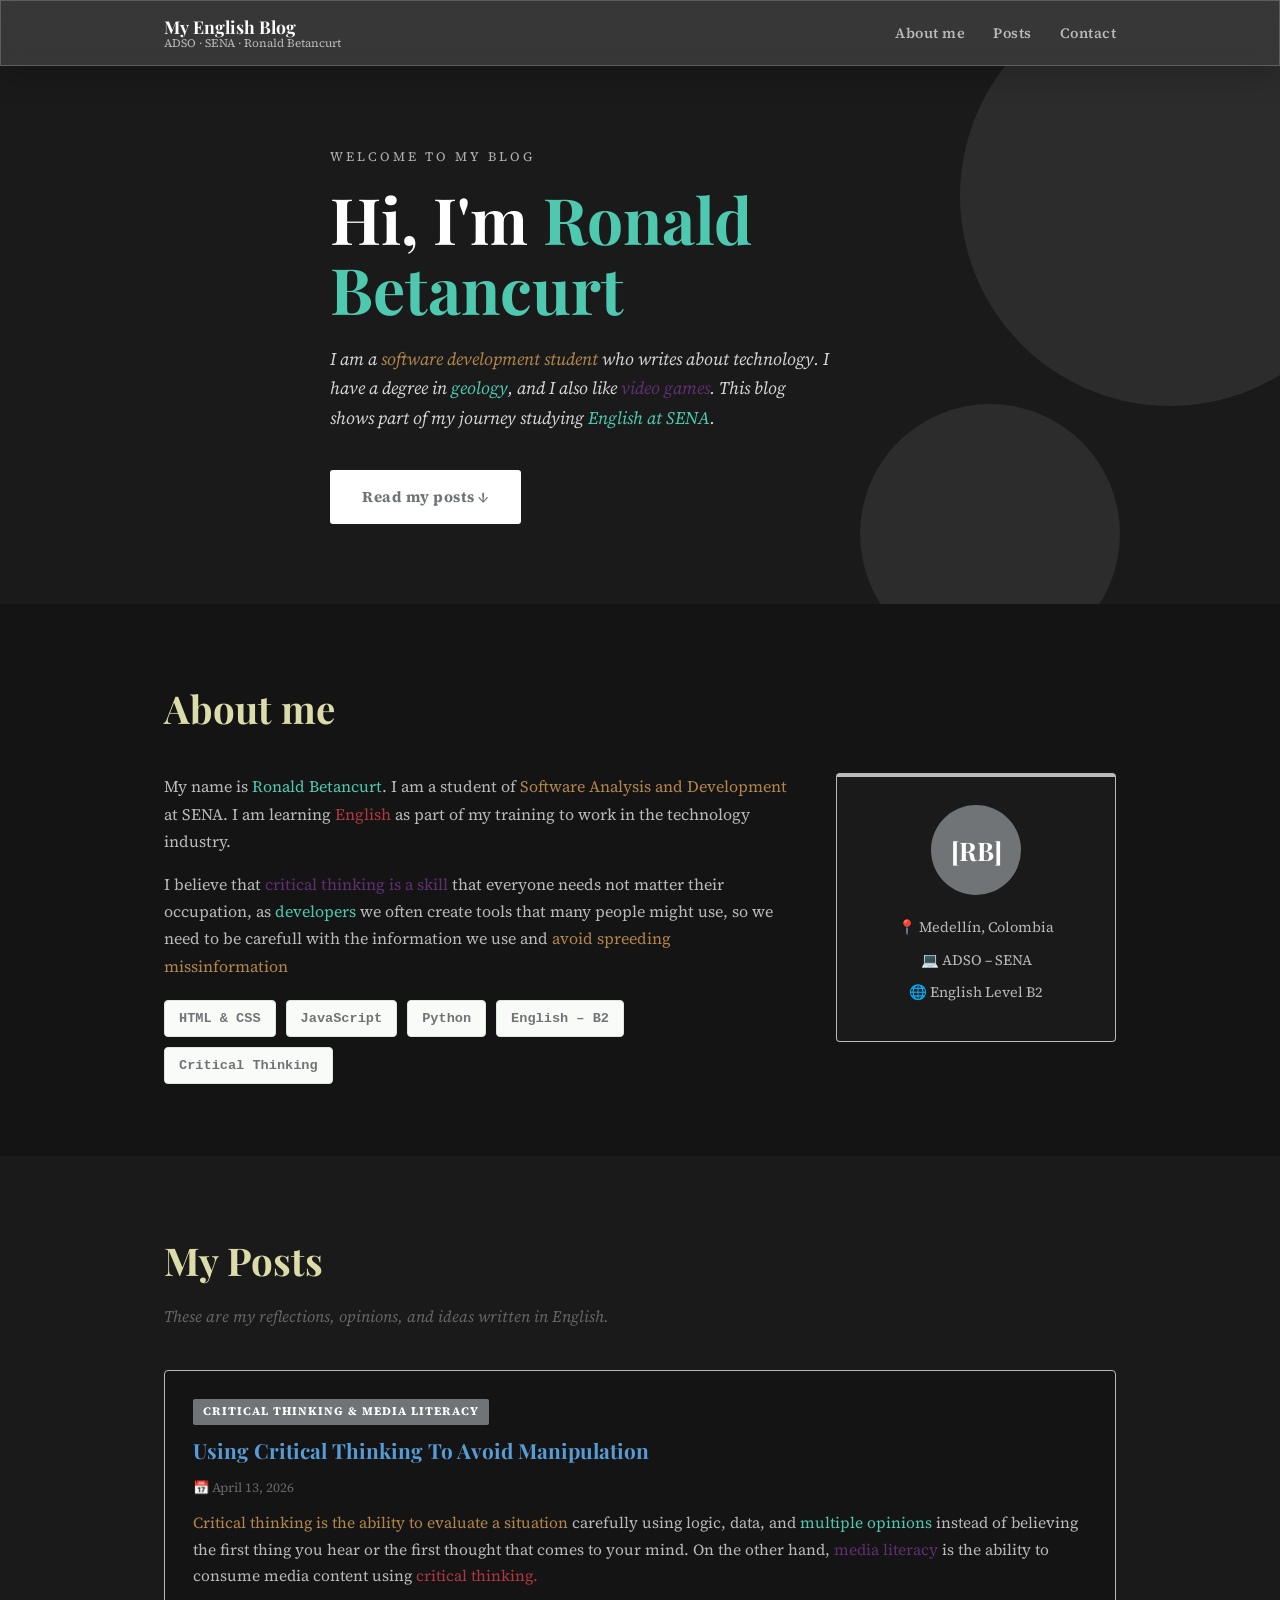
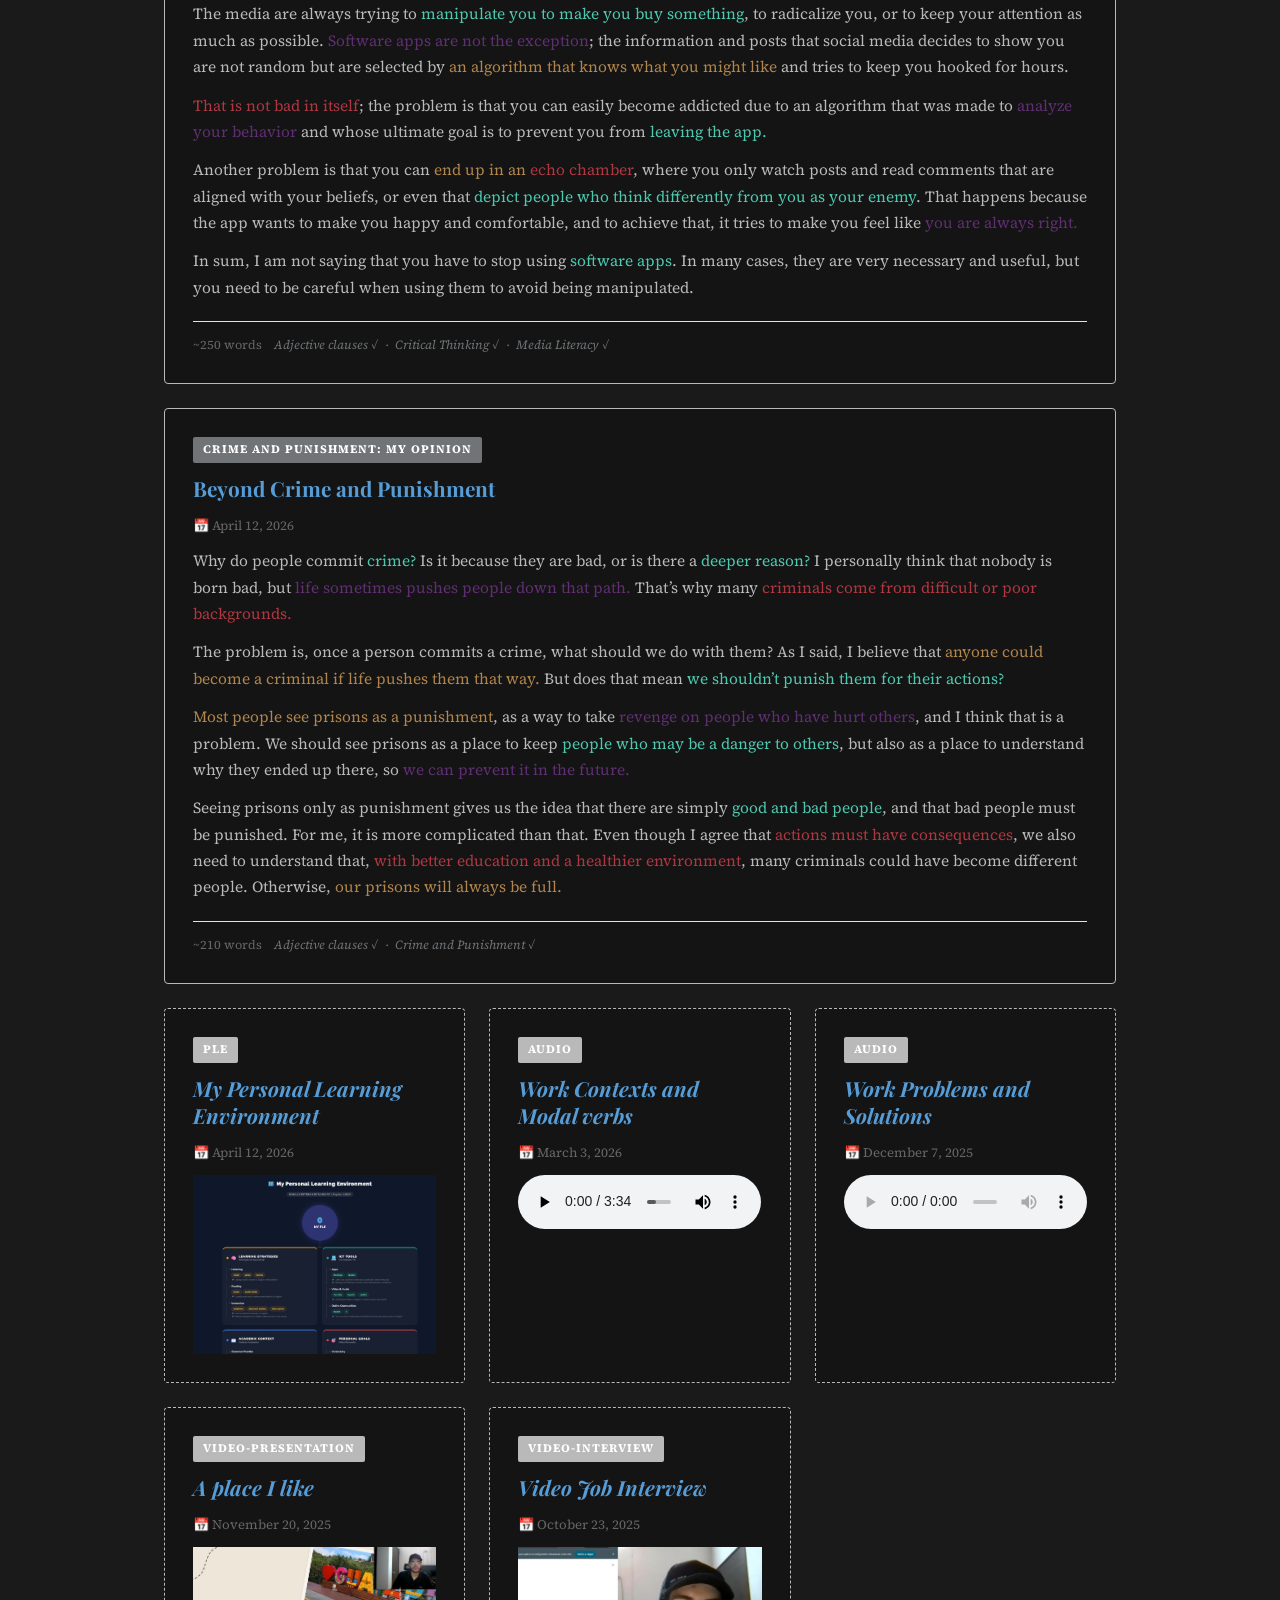
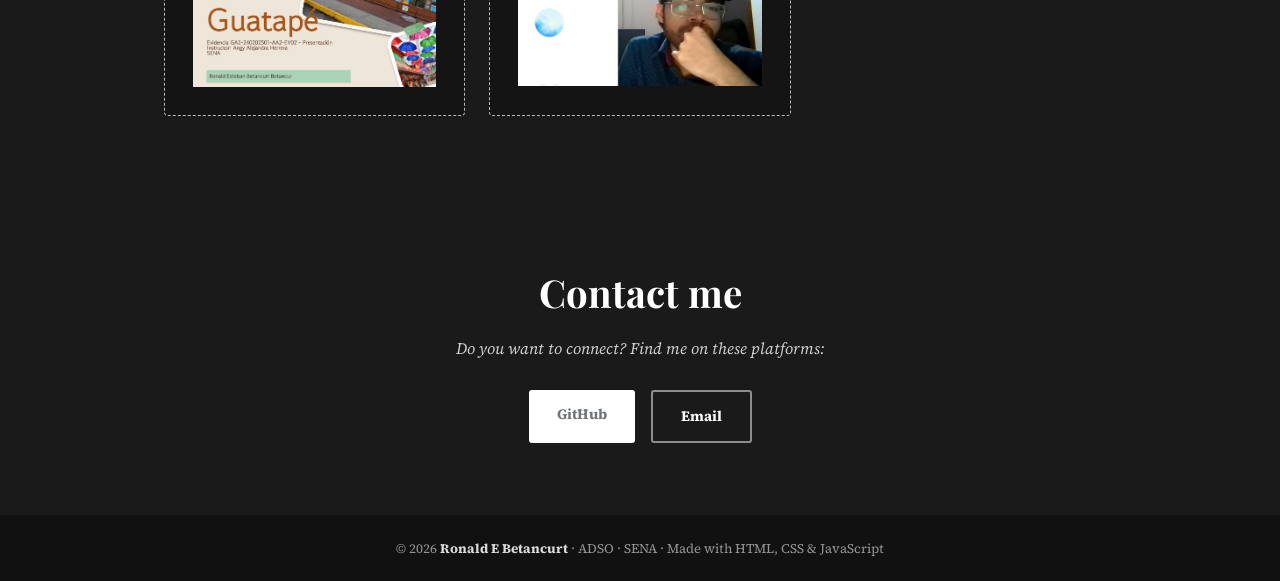
<file: index.html>
<!DOCTYPE html>
<html lang="en">
<head>
  <meta charset="UTF-8" />
  <meta name="viewport" content="width=device-width, initial-scale=1.0" />
  <!-- ✏️ CAMBIA: Pon tu nombre aquí -->
  <title>My English Blog – Ronald Betancurt</title>
  <link rel="stylesheet" href="style.css" />
  <link href="https://fonts.googleapis.com/css2?family=Playfair+Display:wght@700;900&family=Source+Serif+4:ital,wght@0,300;0,400;1,300&display=swap" rel="stylesheet" />
</head>
<body>

  <!-- HEADER -->
  <header class="site-header">
    <div class="header-inner">
      <div class="brand">
        <span class="brand-name">My English Blog</span>
        <span class="brand-sub">ADSO · SENA · Ronald Betancurt</span>
      </div>
      <nav class="nav" id="nav">
        <a href="#about">About me</a>
        <a href="#posts">Posts</a>
        <a href="#contact">Contact</a>
      </nav>
      <button class="hamburger" id="hamburger" aria-label="Open menu">
        <span></span><span></span><span></span>
      </button>
    </div>
  </header>

  <!-- HERO -->
  <section class="hero">
    <div class="hero-content">
      <p class="hero-label">Welcome to my blog</p>
      <h1 class="hero-title">Hi, I'm <span class="texto-resaltado">Ronald Betancurt</span></h1>
      <p class="hero-text">I am a <span class="texto-resaltado-2">software development student </span>who writes about technology. 
        I have a degree in <span class="texto-resaltado">geology</span>, and I also like <span class="texto-resaltado-4">video games</span>. This blog shows part of my 
        journey studying <span class="texto-resaltado">English at SENA</span>.</p>
      <a href="#posts" class="btn-primary">Read my posts ↓</a>
    </div>
    <div class="hero-deco" aria-hidden="true">
      <div class="deco-circle c1"></div>
      <div class="deco-circle c2"></div>
    </div>
  </section>

  <!-- ABOUT ME -->
  <section class="about section-pad" id="about">
    <div class="container">
      <h2 class="section-title">About me</h2>
      <div class="about-grid">
        <div class="about-text">
          <p>My name is <span class="texto-resaltado">Ronald Betancurt</span>. I am a student of <span class="texto-resaltado-2">Software Analysis and Development</span> 
             at SENA. I am learning <span class="texto-resaltado-3">English</span> as part of my training to work in the technology industry.</p>
          <p>I believe that <span class="texto-resaltado-4">critical thinking is a skill</span> that everyone needs not matter their occupation, as <span class="texto-resaltado">developers</span> we often create
             tools that many people might use, so we need to be carefull with the information we use and <span class="texto-resaltado-2">avoid spreeding missinformation</span> 
          </p>
          <ul class="skill-list">
            <li>HTML &amp; CSS</li>
            <li>JavaScript</li>
            <li>Python</li>
            <li>English – B2</li>
            <li>Critical Thinking</li>
          </ul>
        </div>
        <div class="about-card">
          <div class="avatar-placeholder"><span>[RB]</span></div>
          <p class="card-info">📍 Medellín, Colombia</p>
          <p class="card-info">💻 ADSO – SENA</p>
          <p class="card-info">🌐 English Level B2</p>
        </div>
      </div>
    </div>
  </section>

  <!-- POSTS -->
  <section class="posts section-pad" id="posts">
    <div class="container">
      <h2 class="section-title">My Posts</h2>
      <p class="section-sub">These are my reflections, opinions, and ideas written in English.</p>

      <div class="posts-grid">

        <article class="post-card featured">
          <div class="post-tag">Critical Thinking &amp; Media Literacy</div>
          <h3 class="post-title">Using Critical Thinking To Avoid Manipulation</h3>
          <p class="post-date">📅 April 13, 2026</p>
          <div class="post-body">
            <p><span class="texto-resaltado-2">Critical thinking is the ability to evaluate a situation</span> carefully using logic, data, and <span class="texto-resaltado">multiple opinions</span> instead of believing the first thing you hear or the first thought that comes to your mind. On the other hand, <span class="texto-resaltado-4">media literacy</span> is the ability to consume media content using <span class="texto-resaltado-3">critical thinking.</span></p>
            <p>The media are always trying to <span class="texto-resaltado">manipulate you to make you buy something</span>, to radicalize you, or to keep your attention as much as possible. <span class="texto-resaltado-4">Software apps are not the exception</span>; the information and posts that social media decides to show you are not random but are selected by <span class="texto-resaltado-2">an algorithm that knows what you might like</span> and tries to keep you hooked for hours.</p>
            <p> <span class="texto-resaltado-3">That is not bad in itself</span>; the problem is that you can easily become addicted due to an algorithm that was made to <span class="texto-resaltado-4">analyze your behavior</span> and whose ultimate goal is to prevent you from <span class="texto-resaltado">leaving the app.</span></p>
            <p>Another problem is that you can <span class="texto-resaltado-2">end up in an </span> <span class="texto-resaltado-3">echo chamber</span>, where you only watch posts and read comments that are aligned with your beliefs, or even that <span class="texto-resaltado">depict people who think differently from you as your enemy</span>. That happens because the app wants to make you happy and comfortable, and to achieve that, it tries to make you feel like <span class="texto-resaltado-4">you are always right.</span></p>
            <p>In sum, I am not saying that you have to stop using <span class="texto-resaltado">software apps</span>. In many cases, they are very necessary and useful, but you need to be careful when using them to avoid being <span class="texto-resaltado-">manipulated.</span></p>
          </div>
          <div class="post-footer">
            <span class="post-words">~250 words</span>
            <span class="post-grammar">Adjective clauses ✓ &nbsp;·&nbsp; Critical Thinking ✓ &nbsp;·&nbsp; Media Literacy ✓</span>
          </div>
        </article>

        <article class="post-card featured">
          <div class="post-tag">Crime and Punishment: My Opinion</div>
          <h3 class="post-title">Beyond Crime and Punishment</h3>
          <p class="post-date">📅 April 12, 2026</p>
          <div class="post-body">
            <p>Why do people commit <span class="texto-resaltado">crime?</span> Is it because they are bad, or is there a <span class="texto-resaltado">deeper reason?</span> I personally think that nobody is born bad, but <span class="texto-resaltado-4">life sometimes pushes people down that path.</span> That’s why many <span class="texto-resaltado-3">criminals come from difficult or poor backgrounds.</span></p>
            <p>The problem is, once a person commits a crime, what should we do with them? As I said, I believe that <span class="texto-resaltado-2">anyone could become a criminal if life pushes them that way.</span> But does that mean <span class="texto-resaltado">we shouldn’t punish them for their actions?</span></p>
            <p><span class="texto-resaltado-2">Most people see prisons as a punishment</span>, as a way to take <span class="texto-resaltado-4">revenge on people who have hurt others</span>, and I think that is a problem. We should see prisons as a place to keep <span class="texto-resaltado">people who may be a danger to others</span>, but also as a place to understand why they ended up there, so <span class="texto-resaltado-4">we can prevent it in the future.</span></p>
            <p>Seeing prisons only as punishment gives us the idea that there are simply <span class="texto-resaltado">good and bad people</span>, and that bad people must be punished. For me, it is more complicated than that. Even though I agree that <span class="texto-resaltado-3">actions must have consequences</span>, we also need to understand that, <span class="texto-resaltado-3">with better education and a healthier environment</span>, many criminals could have become different people. Otherwise, <span class="texto-resaltado-2">our prisons will always be full.</span></p>
          </div>
          <div class="post-footer">
            <span class="post-words">~210 words</span>
            <span class="post-grammar">Adjective clauses ✓ &nbsp;·&nbsp; Crime and Punishment ✓</span>
          </div>
        </article>

        <article class="post-card template">
          <div class="post-tag todo">PLE</div>
          <h3 class="post-title post-placeholder">My Personal Learning Environment</h3>
          <p class="post-date">📅 April 12, 2026</p>
          <div class="post-body">
            <a href="pages/ple-page.html"><img src="img/thumbnail_ple.jpg" alt="Thumbnail PLE Personal Learning Environment"></a>
          </div>
        </article>

        <article class="post-card template">
          <div class="post-tag todo">Audio</div>
          <h3 class="post-title post-placeholder">Work Contexts and Modal verbs</h3>
          <p class="post-date">📅 March 3, 2026</p>
          <div class="post-body">
            <audio class="audio" controls>
             <source src="audio/audio-job-context.mp3" type="audio/mpeg">
              Tu navegador no soporta el elemento de audio.
            </audio>
          </div>
        </article>

        <article class="post-card template">
          <div class="post-tag todo">Audio</div>
          <h3 class="post-title post-placeholder">Work Problems and Solutions</h3>
          <p class="post-date">📅 December 7, 2025</p>
          <div class="post-body">
            <audio class="audio" controls>
             <source src="audio/audio-work-problemas.mp4" type="audio/mpeg">
              Tu navegador no soporta el elemento de audio.
            </audio>
          </div>
        </article>

        <article class="post-card template">
          <div class="post-tag todo">Video-Presentation</div>
          <h3 class="post-title post-placeholder">A place I like</h3>
          <p class="post-date">📅 November 20, 2025</p>
          <div class="post-body">
            <a href="https://youtu.be/yPObshqoBQM"><img src="img/thumbnail_video_guatape.jpg" alt="Thumbnail video about a place"></a>
          </div>
        </article>

        <article class="post-card template">
          <div class="post-tag todo">Video-Interview</div>
          <h3 class="post-title post-placeholder">Video Job Interview</h3>
          <p class="post-date">📅 October 23, 2025</p>
          <div class="post-body">
            <a href="https://youtu.be/SehrKSvgoqM "><img src="img/thumbnail_video_interview.jpg" alt="Thumbnail video job Interview"></a>
          </div>
        </article>

      </div><!-- /posts-grid -->
    </div>
  </section>

  <!-- CONTACT -->
  <section class="contact section-pad" id="contact">
    <div class="container contact-inner">
      <h2 class="section-title light">Contact me</h2>
      <p class="contact-text">Do you want to connect? Find me on these platforms:</p>
      <div class="contact-links">
        <a href="https://github.com/betancurronald2026" target="_blank" class="contact-btn">GitHub</a>
        <!-- ✏️ CAMBIA: Tu correo -->
        <a href="mailto:rebetancurt@soy.sena.edu.co" class="contact-btn outline">Email</a>
      </div>
    </div>
  </section>

  <!-- FOOTER -->
  <footer class="site-footer">
    <p>© 2026 <strong>Ronald E Betancurt</strong> · ADSO · SENA · Made with HTML, CSS &amp; JavaScript</p>
  </footer>

  <script src="script.js"></script>
</body>
</html>
</file>
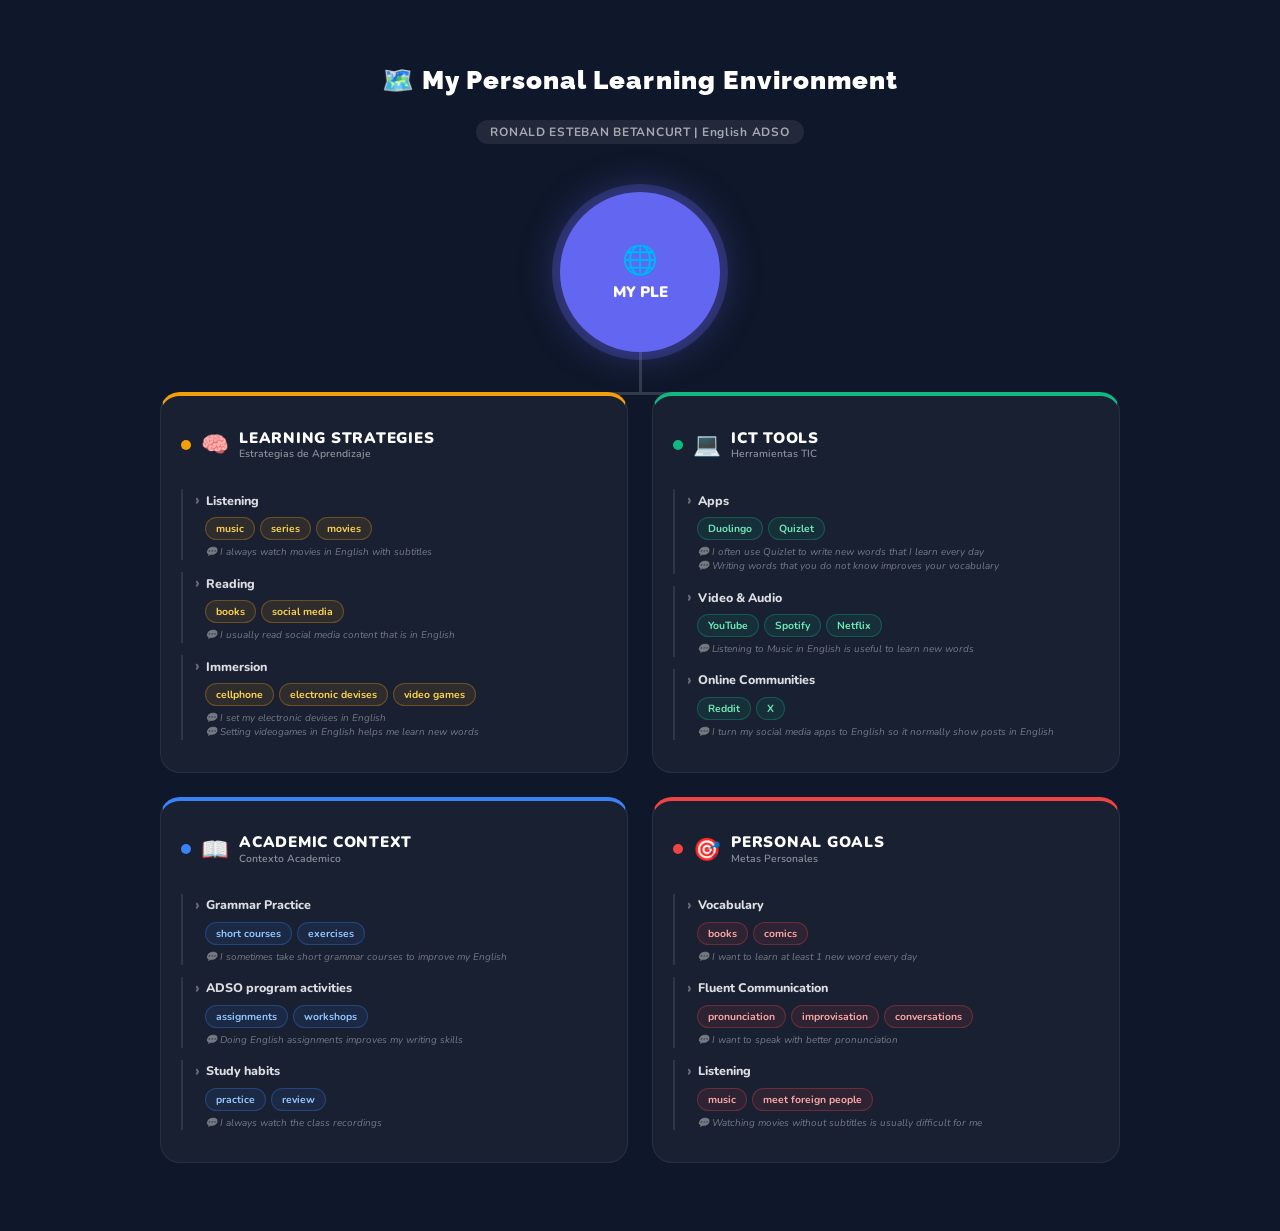
<file: pages/ple-page.html>
<!DOCTYPE html>
<html lang="en">
<head>
  <meta charset="UTF-8" />
  <meta name="viewport" content="width=device-width, initial-scale=1.0"/>
  <title>PLE Ronald B.</title>
  <link href="https://fonts.googleapis.com/css2?family=Nunito:wght@400;600;700;800;900&family=Raleway:wght@800;900&display=swap" rel="stylesheet"/>

  <style>

    /* ============================================================
       🎨 ZONA 1 — COLORES
       ¡CÁMBIA ESTOS COLORES A LOS QUE MÁS TE GUSTEN!
       Puedes buscar colores en: https://coolors.co
    ============================================================ */

    :root {
      --color-fondo:        #0f172a;   /* 🖤 fondo de la página        */
      --color-centro:       #6366f1;   /* 🟣 nodo central              */
      --color-texto-centro: #ffffff;   /* ⚪ texto del nodo central     */

      /* — Rama 1: Learning Strategies — */
      --rama1-color:        #f59e0b;   /* 🟡 color de la rama 1        */
      --rama1-texto:        #1a1a1a;   /* texto sobre la rama 1        */

      /* — Rama 2: ICT Tools — */
      --rama2-color:        #10b981;   /* 🟢 color de la rama 2        */
      --rama2-texto:        #ffffff;

      /* — Rama 3: Work Context — */
      --rama3-color:        #3b82f6;   /* 🔵 color de la rama 3        */
      --rama3-texto:        #ffffff;

      /* — Rama 4: Personal Goals — */
      --rama4-color:        #ef4444;   /* 🔴 color de la rama 4        */
      --rama4-texto:        #ffffff;

      --linea-color:        rgba(255,255,255,0.15); /* color de las líneas */
      --fuente:             'Nunito', sans-serif;
    }

    /* ============================================================
       ⚙️ ESTILOS BASE — No necesitas cambiar esto
    ============================================================ */
    * { margin: 400; padding: 0; box-sizing: border-box; }

    body {
      background: var(--color-fondo);
      font-family: var(--fuente);
      min-height: 100vh;
      padding: 40px 20px 60px;
    }

    /* — Encabezado — */
    .page-header {
      text-align: center;
      margin-bottom: 48px;
    }
    .page-header h1 {
      font-family: 'Raleway', sans-serif;
      font-size: 1.6rem;
      font-weight: 900;
      color: #fff;
      letter-spacing: .04em;
    }

    /* ============================================================
       ✏️ ZONA 2 — TU NOMBRE Y TÍTULO
       Cambia esto en el HTML de abajo (busca los comentarios ✏️)
    ============================================================ */

    .author-tag {
      display: inline-block;
      margin-top: 8px;
      background: rgba(255,255,255,.08);
      color: rgba(255,255,255,.6);
      font-size: .75rem;
      font-weight: 700;
      padding: 4px 14px;
      border-radius: 20px;
      letter-spacing: .06em;
    }

    /* ============================================================
       🗺️ MAPA MENTAL — Contenedor principal
    ============================================================ */
    .mapa {
      display: flex;
      flex-direction: column;
      align-items: center;
      gap: 0;
    }

    /* — Nodo Central — */
    .nodo-central {
      background: var(--color-centro);
      color: var(--color-texto-centro);
      border-radius: 50%;
      width: 160px;
      height: 160px;
      display: flex;
      flex-direction: column;
      align-items: center;
      justify-content: center;
      text-align: center;
      font-weight: 900;
      font-size: .95rem;
      line-height: 1.3;
      box-shadow: 0 0 0 8px rgba(99,102,241,.25), 0 0 40px rgba(99,102,241,.4);
      z-index: 10;
      position: relative;
      animation: cambiar-color 5s linear infinite;
      animation-direction: alternate;
    }

    @keyframes cambiar-color {
        from {
          background: var(--color-centro);
        }

        to {
          background: var(--color-fondo);
        }
      }

    .nodo-central .emoji { 
      font-size: 1.8rem; 
      margin-bottom: 4px; 
      animation-duration: 5s;
      animation-name: girar;
      animation-iteration-count: infinite;
    }

     @keyframes girar {
        from {
          transform: rotateY(0deg)
        }

        to {
          transform: rotateY(360deg);
        }
      }

    /* — Línea vertical central — */
    .linea-v {
      width: 3px;
      height: 40px;
      background: var(--linea-color);
      margin: 0 auto;
    }

    /* — Grid de ramas — */
    .ramas-grid {
      display: grid;
      grid-template-columns: 1fr 1fr;
      gap: 24px;
      width: 100%;
      max-width: 960px;
      position: relative;
    }

    /* Línea horizontal que conecta el centro con las ramas */
    .ramas-grid::before {
      content: '';
      position: absolute;
      top: 0; left: 25%; right: 25%;
      height: 3px;
      background: var(--linea-color);
    }

    /* ============================================================
       🌿 RAMA — estructura base
       Cada rama tiene: título → subramas → hojas
    ============================================================ */
    .rama {
      background: rgba(255,255,255,.04);
      border-radius: 20px;
      padding: 20px;
      border: 1px solid rgba(255,255,255,.07);
      position: relative;
    }

    /* Colorea el borde superior según la rama */
    .rama-1 { border-top: 4px solid var(--rama1-color); }
    .rama-2 { border-top: 4px solid var(--rama2-color); }
    .rama-3 { border-top: 4px solid var(--rama3-color); }
    .rama-4 { border-top: 4px solid var(--rama4-color); }

    /* — Título de la rama (Nivel 2) — */
    .rama-titulo {
      display: flex;
      align-items: center;
      gap: 10px;
      margin-bottom: 16px;
    }
    .rama-titulo .icono {
      font-size: 1.4rem;
    }
    .rama-titulo h2 {
      font-size: .95rem;
      font-weight: 900;
      color: #fff;
      text-transform: uppercase;
      letter-spacing: .05em;
      line-height: 1.2;
    }
    .rama-titulo h2 span {
      display: block;
      font-size: .65rem;
      font-weight: 600;
      opacity: .5;
      text-transform: none;
      letter-spacing: 0;
      margin-top: 1px;
    }

    /* Badge de color en el título */
    .rama-badge {
      width: 10px; height: 10px;
      border-radius: 50%;
      flex-shrink: 0;
    }
    .rama-1 .rama-badge { background: var(--rama1-color); }
    .rama-2 .rama-badge { background: var(--rama2-color); }
    .rama-3 .rama-badge { background: var(--rama3-color); }
    .rama-4 .rama-badge { background: var(--rama4-color); }

    /* — Subramas (Nivel 3) — */
    .subrama {
      margin-bottom: 12px;
      padding-left: 12px;
      border-left: 2px solid rgba(255,255,255,.1);
    }
    .subrama-titulo {
      font-size: .78rem;
      font-weight: 800;
      color: rgba(255,255,255,.85);
      margin-bottom: 6px;
      display: flex;
      align-items: center;
      gap: 6px;
    }
    .subrama-titulo::before {
      content: '›';
      font-size: 1rem;
      opacity: .4;
    }

    /* — Nivel 4: Detalles — */
    .detalles {
      display: flex;
      flex-wrap: wrap;
      gap: 5px;
      margin-bottom: 6px;
      padding-left: 10px;
    }
    .detalle {
      background: rgba(255,255,255,.07);
      color: rgba(255,255,255,.7);
      font-size: .65rem;
      font-weight: 700;
      padding: 3px 10px;
      border-radius: 20px;
      border: 1px solid rgba(255,255,255,.08);
    }

    /* — Nivel 5: Ejemplo personal — */
    .ejemplo {
      font-size: .62rem;
      font-style: italic;
      color: rgba(255,255,255,.4);
      padding-left: 10px;
      line-height: 1.4;
    }
    .ejemplo::before { content: '💬 '; }

    /* — Colores de detalle por rama — */
    .rama-1 .detalle { border-color: rgba(245,158,11,.3); color: #fcd34d; background: rgba(245,158,11,.1); }
    .rama-2 .detalle { border-color: rgba(16,185,129,.3); color: #6ee7b7; background: rgba(16,185,129,.1); }
    .rama-3 .detalle { border-color: rgba(59,130,246,.3); color: #93c5fd; background: rgba(59,130,246,.1); }
    .rama-4 .detalle { border-color: rgba(239,68,68,.3);  color: #fca5a5; background: rgba(239,68,68,.1); }

    /* ============================================================
       📌 LEYENDA DE NIVELES
    ============================================================ */
    .leyenda {
      margin-top: 40px;
      background: rgba(255,255,255,.04);
      border: 1px solid rgba(255,255,255,.07);
      border-radius: 16px;
      padding: 20px 28px;
      max-width: 700px;
      margin-left: auto;
      margin-right: auto;
    }
    .leyenda h3 {
      font-size: .7rem;
      font-weight: 900;
      color: rgba(255,255,255,.4);
      text-transform: uppercase;
      letter-spacing: .1em;
      margin-bottom: 14px;
    }
    .leyenda-items {
      display: flex;
      flex-wrap: wrap;
      gap: 10px;
    }
    .leyenda-item {
      display: flex;
      align-items: center;
      gap: 8px;
      font-size: .7rem;
      color: rgba(255,255,255,.6);
      font-weight: 700;
    }
    .leyenda-num {
      width: 22px; height: 22px;
      border-radius: 50%;
      background: rgba(255,255,255,.1);
      color: #fff;
      font-size: .65rem;
      font-weight: 900;
      display: flex;
      align-items: center;
      justify-content: center;
      flex-shrink: 0;
    }

    /* ============================================================
       📱 RESPONSIVE
    ============================================================ */
    @media (max-width: 640px) {
      .ramas-grid { grid-template-columns: 1fr; }
    }

  </style>
</head>
<body>

  <div class="page-header" >
    <h1>🗺️ My Personal Learning Environment</h1>
    <div class="author-tag">RONALD ESTEBAN BETANCURT | English ADSO</div>
  </div>


  <div class="mapa">

    <div class="nodo-central">
      <div class="emoji">🌐</div>
      MY PLE
    </div>

    <div class="linea-v"></div>

    <!-- ============================================================
      NIVELES 2–5 — LAS 4 RAMAS
      Estructura de cada rama:
        Nivel 2 → Título de la rama
        Nivel 3 → Subrama (tema dentro de la rama)
        Nivel 4 → Detalles (etiquetas pequeñas)
        Nivel 5 → Ejemplo personal (frase en inglés)
    ============================================================ -->
    <div class="ramas-grid">


      <!-- ====================================================
        🟡 RAMA 1 — LEARNING STRATEGIES
        ✏️ Cambia los textos, agrega o quita subramas
      ==================================================== -->
      <div class="rama rama-1">
        <div class="rama-titulo">
          <div class="rama-badge"></div>
          <div class="icono">🧠</div>
          <h2>
            Learning Strategies
            <span>Estrategias de Aprendizaje</span>
          </h2>
        </div>

        <!-- Subrama 1.1 -->
        <div class="subrama">
          <div class="subrama-titulo">Listening</div>
          <div class="detalles">
            <!-- ✏️ Cambia estas etiquetas (Nivel 4) -->
            <span class="detalle">music</span>
            <span class="detalle">series</span>
            <span class="detalle">movies</span>
          </div>
          <!-- ✏️ Escribe tu ejemplo personal (Nivel 5) -->
          <div class="ejemplo">I always watch movies in English with subtitles</div>
        </div>

        <!-- Subrama 1.2 -->
        <div class="subrama">
          <div class="subrama-titulo">Reading</div>
          <div class="detalles">
            <span class="detalle">books</span>
            <span class="detalle">social media</span>
          </div>
          <div class="ejemplo">I usually read social media content that is in English</div>
          
        </div>

        <!-- Subrama 1.3 -->
        <div class="subrama">
          <div class="subrama-titulo">Immersion</div>
          <div class="detalles">
            <span class="detalle">cellphone</span>
            <span class="detalle">electronic devises</span>
            <span class="detalle">video games</span>
          </div>
          <div class="ejemplo">I set my electronic devises in English</div>
          <div class="ejemplo">Setting videogames in English helps me learn new words</div>
        </div>

      </div><!-- /rama-1 -->


      <!-- ====================================================
        🟢 RAMA 2 — ICT TOOLS
        ✏️ Cambia los textos, agrega o quita subramas
      ==================================================== -->
      <div class="rama rama-2">
        <div class="rama-titulo">
          <div class="rama-badge"></div>
          <div class="icono">💻</div>
          <h2>
            ICT Tools
            <span>Herramientas TIC</span>
          </h2>
        </div>

        <!-- Subrama 2.1 -->
        <div class="subrama">
          <div class="subrama-titulo">Apps</div>
          <div class="detalles">
            <span class="detalle">Duolingo</span>
            <span class="detalle">Quizlet</span>
          </div>
          <div class="ejemplo">I often use Quizlet to write new words that I learn every day</div>
          <div class="ejemplo">Writing words that you do not know improves your vocabulary</div>
        </div>

        <!-- Subrama 2.2 -->
        <div class="subrama">
          <div class="subrama-titulo">Video & Audio</div>
          <div class="detalles">
            <span class="detalle">YouTube</span>
            <span class="detalle">Spotify</span>
            <span class="detalle">Netflix</span>
          </div>
          <div class="ejemplo">Listening to Music in English is useful to learn new words</div>
        </div>

        <!-- Subrama 2.3 -->
        <div class="subrama">
          <div class="subrama-titulo">Online Communities</div>
          <div class="detalles">
            <span class="detalle">Reddit</span>
            <span class="detalle">X</span>
          </div>
          <div class="ejemplo">I turn my social media apps to English so it normally show posts in English</div>
        </div>

      </div><!-- /rama-2 -->


      <!-- ====================================================
        🔵 RAMA 3 — Academic context
        ✏️ Cambia los textos, agrega o quita subramas
      ==================================================== -->
      <div class="rama rama-3">
        <div class="rama-titulo">
          <div class="rama-badge"></div>
          <div class="icono">📖</div>
          <h2>
            Academic Context
            <span>Contexto Academico</span>
          </h2>
        </div>

        <!-- Subrama 3.1 -->
        <div class="subrama">
          <div class="subrama-titulo">Grammar Practice </div>
          <div class="detalles">
            <span class="detalle">short courses</span>
            <span class="detalle">exercises</span>
          </div>
          <div class="ejemplo">I sometimes take short grammar courses to improve my English</div>
        </div>

        <!-- Subrama 3.2 -->
        <div class="subrama">
          <div class="subrama-titulo">ADSO program activities</div>
          <div class="detalles">
            <span class="detalle">assignments</span>
            <span class="detalle">workshops</span>
          </div>
          <div class="ejemplo">Doing English assignments improves my writing skills</div>
        </div>

        <!-- Subrama 3.3 -->
        <div class="subrama">
          <div class="subrama-titulo">Study habits</div>
          <div class="detalles">
            <span class="detalle">practice</span>
            <span class="detalle">review</span>
          </div>
          <div class="ejemplo">I always watch the class recordings</div>
        </div>

      </div><!-- /rama-3 -->


      <!-- ====================================================
        🔴 RAMA 4 — PERSONAL GOALS
        ✏️ Cambia los textos, agrega o quita subramas
      ==================================================== -->
      <div class="rama rama-4">
        <div class="rama-titulo">
          <div class="rama-badge"></div>
          <div class="icono">🎯</div>
          <h2>
            Personal Goals
            <span>Metas Personales</span>
          </h2>
        </div>

        <!-- Subrama 4.1 -->
        <div class="subrama">
          <div class="subrama-titulo">Vocabulary </div>
          <div class="detalles">
            <span class="detalle">books</span>
            <span class="detalle">comics</span>
          </div>
          <div class="ejemplo">I want to learn at least 1 new word every day</div>
        </div>

        <!-- Subrama 4.2 -->
        <div class="subrama">
          <div class="subrama-titulo">Fluent Communication </div>
          <div class="detalles">
            <span class="detalle">pronunciation</span>
            <span class="detalle">improvisation</span>
            <span class="detalle">conversations</span>
          </div>
          <div class="ejemplo">I want to speak with better pronunciation</div>
        </div>

        <!-- Subrama 4.3 -->
        <div class="subrama">
          <div class="subrama-titulo">Listening</div>
          <div class="detalles">
            <span class="detalle">music</span>
            <span class="detalle">meet foreign people</span>
          </div>
          <div class="ejemplo">Watching movies without subtitles is usually difficult for me</div>
        </div>

      </div><!-- /rama-4 -->


    </div><!-- /ramas-grid -->


    <!-- ============================================================
      📌 LEYENDA — Explica los 5 niveles del mapa
      (No necesitas cambiar esto)
    ============================================================ 
    <div class="leyenda">
      <h3>📌 Structure of this Mind Map — 5 Levels of Bifurcation</h3>
      <div class="leyenda-items">
        <div class="leyenda-item">
          <div class="leyenda-num">1</div>
          Central node: MY PLE
        </div>
        <div class="leyenda-item">
          <div class="leyenda-num">2</div>
          Main branches (4 categories)
        </div>
        <div class="leyenda-item">
          <div class="leyenda-num">3</div>
          Sub-topics per branch
        </div>
        <div class="leyenda-item">
          <div class="leyenda-num">4</div>
          Detail tags (tools / actions)
        </div>
        <div class="leyenda-item">
          <div class="leyenda-num">5</div>
          Personal example in English 💬
        </div>
      </div>
    </div>


  </div>-->

</body>
</html>
</file>
<file: style.css>
:root {
  --primary:    #707477;   
  --accent:     #1a7fb9;   
  --dark:       #111;
  --light:      #f9fbf9;
  --white:      #ffffff;
  --muted:      #666;
  --border:     #dce8dc;
  --card-bg:    #ffffff;
  --template-bg:#f0f7f0;
  --fondo-claro:  #1a1a1a;
  --fondo:  #141414;
  --gris-claro: #b9b9b9;
  --glass: rgba(255, 255, 255, 0.15);
  --vscode-bg: #1e1e1e;
  --texto-plano: #d4d4d4;        
  --titulo-2: #569cd6;   
  --titulos: #dcdcaa;   
  --resaltar: #b1854b;   
  --vscode: #4ec9b0;
  --resaltar2:#af3741; 
  --resaltar3:#5f2f72;

  --font-display: 'Playfair Display', Georgia, serif;
  --font-body:    'Source Serif 4', Georgia, serif;
}

/* ── RESET ──────────────────────────────────────────── */
*, *::before, *::after { box-sizing: border-box; margin: 0; padding: 0; }

html { scroll-behavior:smooth }

body {
  font-family: var(--font-body);
  background:  var(--fondo);
  color: var(--light);
  line-height: 1.7;
  font-size: 16px;
}

.texto-resaltado {
    color: var(--vscode);
}

.texto-resaltado-2 {
    color: var(--resaltar);
}

.texto-resaltado-3 {
    color: var(--resaltar2);
}

.texto-resaltado-4 {
    color: var(--resaltar3);
}

img { max-width: 100%; display: block; }
a { text-decoration: none; color: inherit; }

/* ── UTILITIES ──────────────────────────────────────── */
.container   { max-width: 1000px; margin: 0 auto; padding: 0 24px; }
.section-pad { padding: 72px 0; }

.section-title {
  font-family: var(--font-display);
  font-size: clamp(1.6rem, 4vw, 2.4rem);
  color: var(--titulos);
  margin-bottom: 10px;
}
.section-title.light { color: var(--white); }

.section-sub {
  color: var(--muted);
  font-size: 1rem;
  margin-bottom: 40px;
  font-style: italic;
}

/* ── HEADER ─────────────────────────────────────────── */
.site-header {
  position: sticky;
  top: 0;
  z-index: 100;
  border-bottom: 2px solid var(--accent);
  background: var(--glass);
  backdrop-filter: blur(10px);           
  -webkit-backdrop-filter: blur(10px);   
  border: 1px solid rgba(255, 255, 255, 0.2);
  box-shadow: 0 8px 32px 0 rgba(0, 0, 0, 0.2);
}

.header-inner {
  max-width: 1000px;
  margin: 0 auto;
  padding: 0 24px;
  height: 64px;
  display: flex;
  align-items: center;
  justify-content: space-between;
  gap: 16px;
}

.brand { display: flex; flex-direction: column; line-height: 1.2; }
.brand-name {
  font-family: var(--font-display);
  font-size: 1.1rem;
  font-weight: 700;
  color: var(--light);
}
.brand-sub { font-size: 0.72rem; color: var(--gris-claro); }

.nav { display: flex; gap: 28px; }
.nav a {
  font-size: 0.9rem;
  font-weight: 600;
  color: var(--gris-claro);
  letter-spacing: 0.5px;
  transition: color 0.2s;
  position: relative;
}
.nav a::after {
  position: absolute;
  bottom: -4px; left: 0;
  width: 0; height: 2px;
  background: var(--titulo-2);
  transition: width 0.2s;
}
.nav a:hover { color: var(--titulo-2); }
.nav a:hover::after { width: 100%; }

/* Hamburger (mobile) */
.hamburger {
  display:none;
  flex-direction: column;
  gap: 5px;
  background: none;
  border: none;
  cursor: pointer;
  padding: 4px;
}
.hamburger span {
  display: block;
  width: 24px; height: 2px;
  background: var(--dark);
  transition: all 0.3s;
}

/* ── HERO ────────────────────────────────────────────── */
.hero {
  min-height: 50vh;
  background: var(--fondo-claro);
  display: flex;
  align-items: center;
  padding: 80px 24px;
  position: relative;
  overflow: hidden;
}

.hero-content {
  max-width: 620px;
  margin: 0 auto;
  position: relative;
  z-index: 2;
}

.hero-label {
  font-size: 0.8rem;
  letter-spacing: 3px;
  text-transform: uppercase;
  color: rgba(255,255,255,0.65);
  margin-bottom: 16px;
}

.hero-title {
  font-family: var(--font-display);
  font-size: clamp(2.4rem, 7vw, 4rem);
  color: var(--white);
  line-height: 1.1;
  margin-bottom: 20px;
}

.hero-title .accent { color: #A5D6A7; }

.hero-text {
  font-size: 1.1rem;
  color: rgba(255,255,255,0.82);
  margin-bottom: 36px;
  font-style: italic;
  max-width: 500px;
}

.btn-primary {
  display: inline-block;
  background: var(--white);
  color: var(--primary);
  font-weight: 700;
  font-size: 0.95rem;
  padding: 14px 32px;
  border-radius: 3px;
  letter-spacing: 0.5px;
  transition: background 0.2s, transform 0.2s;
}
.btn-primary:hover {
  background: #A5D6A7;
  transform: translateY(-2px);
}

/* Hero decorative circles */
.hero-deco { position: absolute; inset: 0; pointer-events: none; }
.deco-circle {
  position: absolute;
  border-radius: 50%;
  opacity: 0.08;
  background: white;
}
.c1 { width: 420px; height: 420px; right: -100px; top: -80px; }
.c2 { width: 260px; height: 260px; right: 160px; bottom: -60px; }

/* ── ABOUT ────────────────────────────────────────────── */
.about { background: var(--fondo); }

.about-grid {
  display: grid;
  grid-template-columns: 1fr 280px;
  gap: 48px;
  align-items: start;
  margin-top: 32px;
}

.about-text p {
  margin-bottom: 16px;
  color: var(--gris-claro);
  font-size: 1rem;
}

.skill-list {
  display: flex;
  flex-wrap: wrap;
  gap: 10px;
  list-style: none;
  margin-top: 20px;
}
.skill-list li {
  background: var(--light);
  border: 1px solid var(--border);
  border-radius: 4px;
  padding: 6px 14px;
  font-size: 0.85rem;
  font-family: 'Courier New', monospace;
  color: var(--primary);
  font-weight: 700;
}

.about-card {
  background: var(--fondo-claro);
  border: 1px solid var(--gris-claro);
  border-top: 4px solid var(--gris-claro);
  border-radius: 4px;
  padding: 28px 24px;
  text-align: center;
}

.avatar-placeholder {
  width: 90px; height: 90px;
  background: var(--primary);
  border-radius: 50%;
  display: flex;
  align-items: center;
  justify-content: center;
  margin: 0 auto 20px;
}
.avatar-placeholder span {
  font-family: var(--font-display);
  font-size: 1.6rem;
  font-weight: 700;
  color: white;
}

.card-info {
  font-size: 0.9rem;
  color: var(--gris-claro);
  margin-bottom: 8px;
}

/* ── POSTS ─────────────────────────────────────────────── */
.posts { background: var(--fondo-claro); }

.posts-grid {
  display: grid;
  grid-template-columns: repeat(auto-fill, minmax(300px, 1fr));
  gap: 24px;
}

/* Featured post spans full width */
.post-card.featured {
  grid-column: 1 / -1;
}

.post-card {
  background: var(--fondo);
  border: 1px solid var(--gris-claro);
  border-radius: 4px;
  padding: 28px;
  transition: box-shadow 0.25s, transform 0.25s;
  display: flex;
  flex-direction: column;
  gap: 12px;
}
.post-card:hover {
  box-shadow: 0 8px 28px rgba(0,0,0,0.10);
  transform: translateY(-3px);
}

/* Template (empty) posts */
.post-card.template {
  background: var(--fondo);
  border-style: dashed;
  border-color: var(--gris-claro);
  opacity: 0.85;
}
.post-card.template:hover { opacity: 1; }

.post-tag {
  display: inline-block;
  background: var(--primary);
  color: white;
  font-size: 0.72rem;
  font-weight: 700;
  letter-spacing: 1px;
  text-transform: uppercase;
  padding: 3px 10px;
  border-radius: 2px;
  width: fit-content;
}
.post-tag.todo {
  background: var(--gris-claro);
}

.post-title {
  font-family: var(--font-display);
  font-size: 1.3rem;
  color: var(--titulo-2);
  line-height: 1.3;
}
.post-title.post-placeholder { color: var(--titulo-2); font-style: italic; }

.post-date { font-size: 0.82rem; color: var(--muted); }

.post-body p {
  font-size: 0.97rem;
  color: var(--gris-claro);
  margin-bottom: 12px;
}
.post-body p:last-child { margin-bottom: 0; }

.placeholder-text {
  color: var(--gris-claro);
  font-style: italic;
  border-left: 3px solid var(--accent);
  padding-left: 12px;
}

.video {
  display: flex;
}

.audio {
  width: 100%;
}

.post-footer {
  display: flex;
  flex-wrap: wrap;
  gap: 12px;
  align-items: center;
  margin-top: 8px;
  padding-top: 12px;
  border-top: 1px solid var(--border);
  font-size: 0.78rem;
  color: var(--muted);
}
.post-grammar { font-style: italic; color: var(--primary); }

/* ── CONTACT ───────────────────────────────────────────── */
.contact {
  background: var(--fondo-claro);
}
.contact-inner { text-align: center; }

.contact-text {
  color: rgba(255,255,255,0.8);
  font-size: 1rem;
  margin-bottom: 28px;
  margin-top: 10px;
  font-style: italic;
}

.contact-links { display: flex; gap: 16px; justify-content: center; flex-wrap: wrap; }

.contact-btn {
  display: inline-block;
  background: var(--white);
  color: var(--primary);
  font-weight: 700;
  font-size: 0.9rem;
  padding: 12px 28px;
  border-radius: 3px;
  transition: background 0.2s, transform 0.2s;
}
.contact-btn:hover { background: #A5D6A7; transform: translateY(-2px); }

.contact-btn.outline {
  background: transparent;
  color: white;
  border: 2px solid rgba(255,255,255,0.5);
}
.contact-btn.outline:hover { border-color: white; background: rgba(255,255,255,0.1); }

/* ── FOOTER ───────────────────────────────────────────── */
.site-footer {
  background: var(--dark);
  color: rgba(255,255,255,0.55);
  text-align: center;
  padding: 22px 24px;
  font-size: 0.82rem;
}
.site-footer strong { color: rgba(255,255,255,0.85); }

/* ── RESPONSIVE ───────────────────────────────────────── */
@media (max-width: 720px) {
  .nav { display: none; flex-direction: column; position: absolute; top: 64px; left: 0; right: 0; background: white; border-bottom: 2px solid var(--accent); padding: 20px 24px; gap: 16px; box-shadow: 0 8px 20px rgba(0,0,0,0.1); }
  .nav.open { display: flex; }
  .hamburger { display: flex; }
  .about-grid { grid-template-columns: 1fr; }
  .about-card { max-width: 300px; }
  .post-card.featured { grid-column: auto; }
  .hero { min-height: 70vh; }
}

/* ── ANIMACIÓN DE ENTRADA ─────────────────────────────── */
@keyframes fadeUp {
  from { opacity: 0; transform: translateY(24px); }
  to   { opacity: 1; transform: translateY(0); }
}
.hero-content { animation: fadeUp 0.7s ease both; }
.post-card    { animation: fadeUp 0.5s ease both; }
</file>
